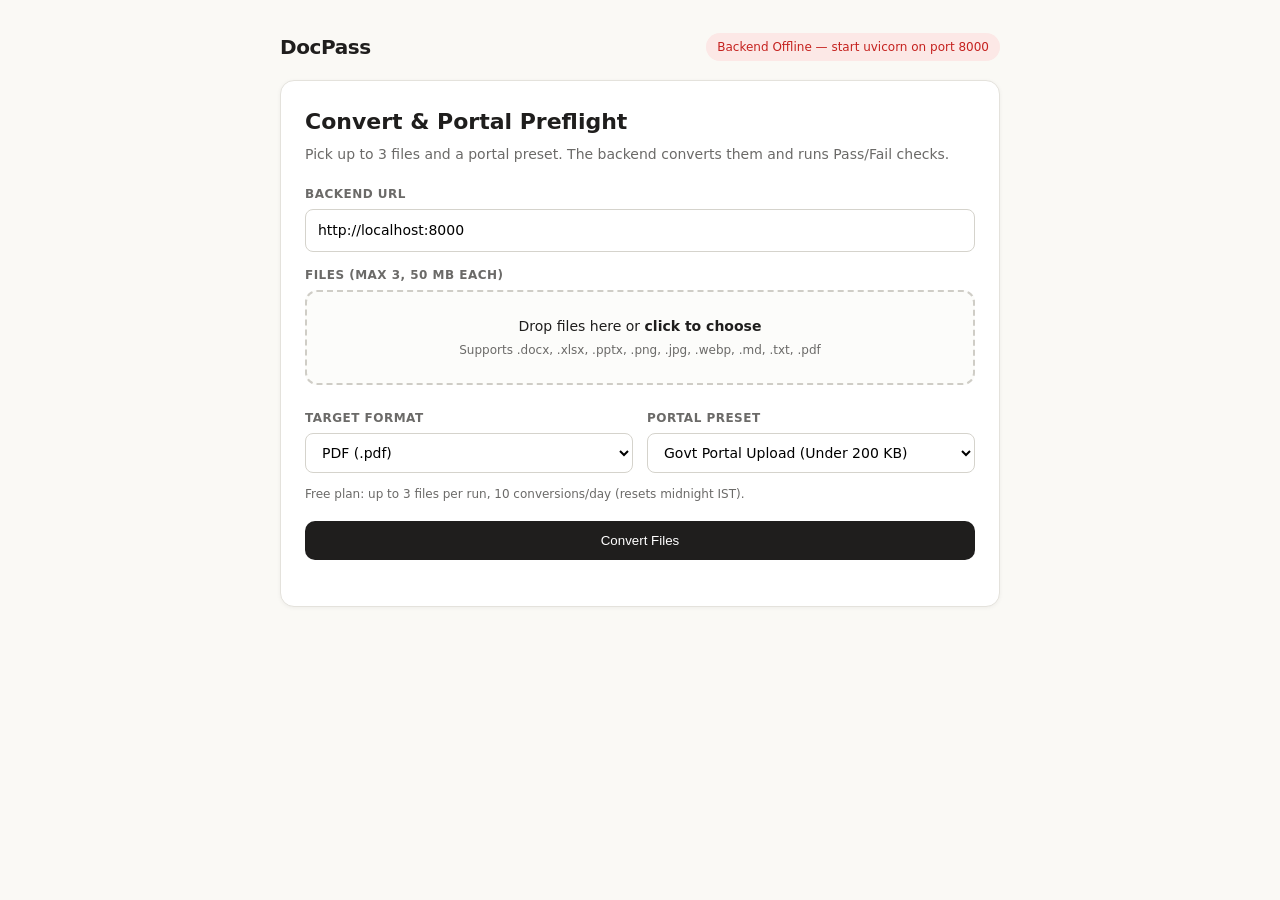
<file: docpass_demo_frontend.html>
<!doctype html>
<html lang="en">
<head>
  <meta charset="utf-8" />
  <meta name="viewport" content="width=device-width, initial-scale=1" />
  <title>DocPass — Demo Frontend</title>
  <style>
    :root {
      --bg: #faf9f5;
      --card: #ffffff;
      --border: #e4e2dc;
      --text: #1f1e1d;
      --muted: #6b6a68;
      --accent: #1f1e1d;
      --blue: #0b57d0;
      --pass-bg: #e6f4ea;
      --pass-fg: #137333;
      --fail-bg: #fce8e6;
      --fail-fg: #c5221f;
    }
    * { box-sizing: border-box; }
    body {
      margin: 0;
      padding: 32px 16px;
      background: var(--bg);
      color: var(--text);
      font: 14px/1.5 system-ui, -apple-system, "Segoe UI", sans-serif;
    }
    .wrap { max-width: 720px; margin: 0 auto; }
    .topbar {
      display: flex;
      justify-content: space-between;
      align-items: center;
      gap: 12px;
      margin-bottom: 18px;
      flex-wrap: wrap;
    }
    .brand { font-size: 20px; font-weight: 700; letter-spacing: -0.02em; }
    .status-pill {
      font-size: 12px;
      padding: 4px 10px;
      border-radius: 999px;
      border: 1px solid var(--border);
      background: var(--card);
      color: var(--muted);
    }
    .status-pill.ok { background: var(--pass-bg); color: var(--pass-fg); border-color: transparent; }
    .status-pill.err { background: var(--fail-bg); color: var(--fail-fg); border-color: transparent; }
    .card {
      background: var(--card);
      border: 1px solid var(--border);
      border-radius: 14px;
      padding: 24px;
      box-shadow: 0 1px 4px rgba(0,0,0,.05);
    }
    h1 { margin: 0 0 6px; font-size: 22px; }
    .sub { margin: 0 0 20px; color: var(--muted); }
    .row { display: grid; grid-template-columns: 1fr 1fr; gap: 14px; margin-top: 14px; }
    @media (max-width: 600px) { .row { grid-template-columns: 1fr; } }
    label { display: block; font-size: 12px; font-weight: 600; color: var(--muted); margin-bottom: 6px; text-transform: uppercase; letter-spacing: .04em; }
    input[type="text"], select {
      width: 100%;
      padding: 10px 12px;
      border: 1px solid #d5d3cc;
      border-radius: 8px;
      background: #fff;
      font: inherit;
    }
    .dropzone {
      border: 2px dashed #cfcdc6;
      border-radius: 12px;
      padding: 24px;
      text-align: center;
      cursor: pointer;
      background: #fcfcfa;
      transition: border-color .15s, background .15s;
    }
    .dropzone.drag { border-color: var(--blue); background: #f3f7fe; }
    .file-list { margin-top: 10px; display: flex; flex-direction: column; gap: 6px; }
    .file-chip {
      display: flex;
      justify-content: space-between;
      align-items: center;
      padding: 8px 12px;
      border: 1px solid var(--border);
      border-radius: 8px;
      background: #fff;
      font-size: 13px;
    }
    .quota { margin-top: 12px; font-size: 12px; color: var(--muted); }
    button.primary {
      margin-top: 18px;
      width: 100%;
      padding: 12px 16px;
      border: 0;
      border-radius: 10px;
      background: var(--accent);
      color: #fff;
      font: 600 15px/1.2 inherit;
      cursor: pointer;
    }
    button.primary:disabled { opacity: .55; cursor: wait; }
    .results { margin-top: 22px; display: flex; flex-direction: column; gap: 12px; }
    .res-card {
      border: 1px solid var(--border);
      border-radius: 12px;
      padding: 16px;
      background: #fcfcfa;
    }
    .res-head { display: flex; justify-content: space-between; align-items: center; gap: 8px; flex-wrap: wrap; }
    .badge {
      display: inline-block;
      padding: 2px 9px;
      border-radius: 999px;
      font-size: 12px;
      font-weight: 600;
    }
    .badge.pass { background: var(--pass-bg); color: var(--pass-fg); }
    .badge.fail { background: var(--fail-bg); color: var(--fail-fg); }
    .checks { margin: 10px 0 14px; padding-left: 18px; font-size: 13px; }
    .checks li { margin: 4px 0; }
    .dl-btn {
      display: inline-block;
      padding: 9px 14px;
      border-radius: 8px;
      background: var(--blue);
      color: #fff;
      text-decoration: none;
      font-size: 13px;
      font-weight: 600;
    }
    .err-box {
      padding: 12px 14px;
      border-radius: 10px;
      background: var(--fail-bg);
      color: var(--fail-fg);
      font-size: 13px;
    }
  </style>
</head>
<body>
  <div class="wrap">
    <div class="topbar">
      <div class="brand">DocPass</div>
      <div id="healthPill" class="status-pill">Checking backend...</div>
    </div>

    <div class="card">
      <h1>Convert &amp; Portal Preflight</h1>
      <p class="sub">Pick up to 3 files and a portal preset. The backend converts them and runs Pass/Fail checks.</p>

      <div>
        <label for="apiBase">Backend URL</label>
        <input id="apiBase" type="text" value="http://localhost:8000" />
      </div>

      <div style="margin-top: 14px;">
        <label>Files (max 3, 50 MB each)</label>
        <div id="dropzone" class="dropzone">
          <div>Drop files here or <strong>click to choose</strong></div>
          <div style="font-size:12px;color:#6b6a68;margin-top:4px;">Supports .docx, .xlsx, .pptx, .png, .jpg, .webp, .md, .txt, .pdf</div>
          <input id="fileInput" type="file" multiple hidden />
        </div>
        <div id="fileList" class="file-list"></div>
      </div>

      <div class="row">
        <div>
          <label for="targetFormat">Target Format</label>
          <select id="targetFormat">
            <option value="pdf">PDF (.pdf)</option>
            <option value="png">PNG (.png)</option>
            <option value="jpg">JPG (.jpg)</option>
            <option value="webp">WEBP (.webp)</option>
          </select>
        </div>
        <div>
          <label for="presetSelect">Portal Preset</label>
          <select id="presetSelect">
            <option value="govt_portal_200kb">Govt Portal Upload (Under 200 KB)</option>
            <option value="visa_500kb">Visa / Immigration (Under 500 KB)</option>
            <option value="tender_2mb">e-Tender / Procurement (Under 2 MB)</option>
            <option value="none">None (Plain conversion)</option>
          </select>
        </div>
      </div>

      <div id="quotaLine" class="quota">Free plan: up to 3 files per run, 10 conversions/day (resets midnight IST).</div>

      <button id="convertBtn" class="primary">Convert Files</button>
      <div id="results" class="results"></div>
    </div>
  </div>

  <script>
    const apiBaseEl = document.getElementById("apiBase");
    const healthPill = document.getElementById("healthPill");
    const dropzone = document.getElementById("dropzone");
    const fileInput = document.getElementById("fileInput");
    const fileListEl = document.getElementById("fileList");
    const targetFormatEl = document.getElementById("targetFormat");
    const presetSelectEl = document.getElementById("presetSelect");
    const quotaLineEl = document.getElementById("quotaLine");
    const convertBtn = document.getElementById("convertBtn");
    const resultsEl = document.getElementById("results");

    let selectedFiles = [];

    function apiUrl(path) {
      return apiBaseEl.value.replace(/\/+$/, "") + path;
    }

    async function checkBackend() {
      try {
        const [hRes, lRes] = await Promise.all([
          fetch(apiUrl("/health")),
          fetch(apiUrl("/api/limits")),
        ]);
        if (!hRes.ok) throw new Error("Health check failed");
        const h = await hRes.json();
        healthPill.textContent = `Backend Online (LibreOffice: ${h.libreoffice_found ? "Yes" : "Fallback"})`;
        healthPill.className = "status-pill ok";
        if (lRes.ok) {
          const lim = await lRes.json();
          quotaLineEl.textContent = `Free plan: ${lim.remaining_today} of ${lim.daily_limit} conversions left today (max ${lim.max_files_per_run} files/run).`;
        }
      } catch (err) {
        healthPill.textContent = "Backend Offline — start uvicorn on port 8000";
        healthPill.className = "status-pill err";
      }
    }

    function renderSelectedFiles() {
      fileListEl.innerHTML = selectedFiles
        .map((f, i) => `
          <div class="file-chip">
            <span>${f.name} (${(f.size / 1024).toFixed(1)} KB)</span>
            <button type="button" onclick="removeFile(${i})" style="border:0;background:none;color:#c5221f;cursor:pointer;font-weight:600;">Remove</button>
          </div>
        `)
        .join("");
    }

    window.removeFile = (idx) => {
      selectedFiles.splice(idx, 1);
      renderSelectedFiles();
    };

    function setFiles(fileList) {
      const incoming = Array.from(fileList);
      selectedFiles = selectedFiles.concat(incoming).slice(0, 3);
      renderSelectedFiles();
    }

    dropzone.onclick = () => fileInput.click();
    fileInput.onchange = () => { setFiles(fileInput.files); fileInput.value = ""; };
    dropzone.ondragover = (e) => { e.preventDefault(); dropzone.classList.add("drag"); };
    dropzone.ondragleave = () => dropzone.classList.remove("drag");
    dropzone.ondrop = (e) => {
      e.preventDefault();
      dropzone.classList.remove("drag");
      setFiles(e.dataTransfer.files);
    };

    convertBtn.onclick = async () => {
      if (!selectedFiles.length) {
        resultsEl.innerHTML = `<div class="err-box">Please select at least 1 file first.</div>`;
        return;
      }
      convertBtn.disabled = true;
      convertBtn.textContent = "Converting...";
      resultsEl.innerHTML = "";

      const fd = new FormData();
      selectedFiles.forEach((f) => fd.append("files", f));
      fd.append("target_format", targetFormatEl.value);
      fd.append("preset", presetSelectEl.value);

      try {
        const res = await fetch(apiUrl("/api/convert"), { method: "POST", body: fd });
        const data = await res.json();
        if (!res.ok) {
          throw new Error(typeof data.detail === "string" ? data.detail : JSON.stringify(data.detail || data));
        }
        resultsEl.innerHTML = data.files.map((f) => {
          const ok = f.portal_report.ready_for_portal;
          const checks = f.portal_report.checks.map((c) => `
            <li>
              <strong>${c.label}:</strong> ${c.detail}
              <span class="badge ${c.passed ? "pass" : "fail"}">${c.status}</span>
            </li>
          `).join("");
          return `
            <div class="res-card">
              <div class="res-head">
                <strong>${f.output_filename} (${f.size_kb} KB)</strong>
                <span class="badge ${ok ? "pass" : "fail"}">${ok ? "Ready for Portal" : "Needs Review"}</span>
              </div>
              <ul class="checks">${checks}</ul>
              <a class="dl-btn" href="${apiUrl(f.download_url)}" download="${f.output_filename}">
                Download ${f.output_filename}
              </a>
            </div>
          `;
        }).join("");
        checkBackend();
      } catch (err) {
        resultsEl.innerHTML = `<div class="err-box">Conversion failed: ${err.message}</div>`;
      } finally {
        convertBtn.disabled = false;
        convertBtn.textContent = "Convert Files";
      }
    };

    apiBaseEl.onchange = checkBackend;
    checkBackend();
  </script>
</body>
</html>
</file>
